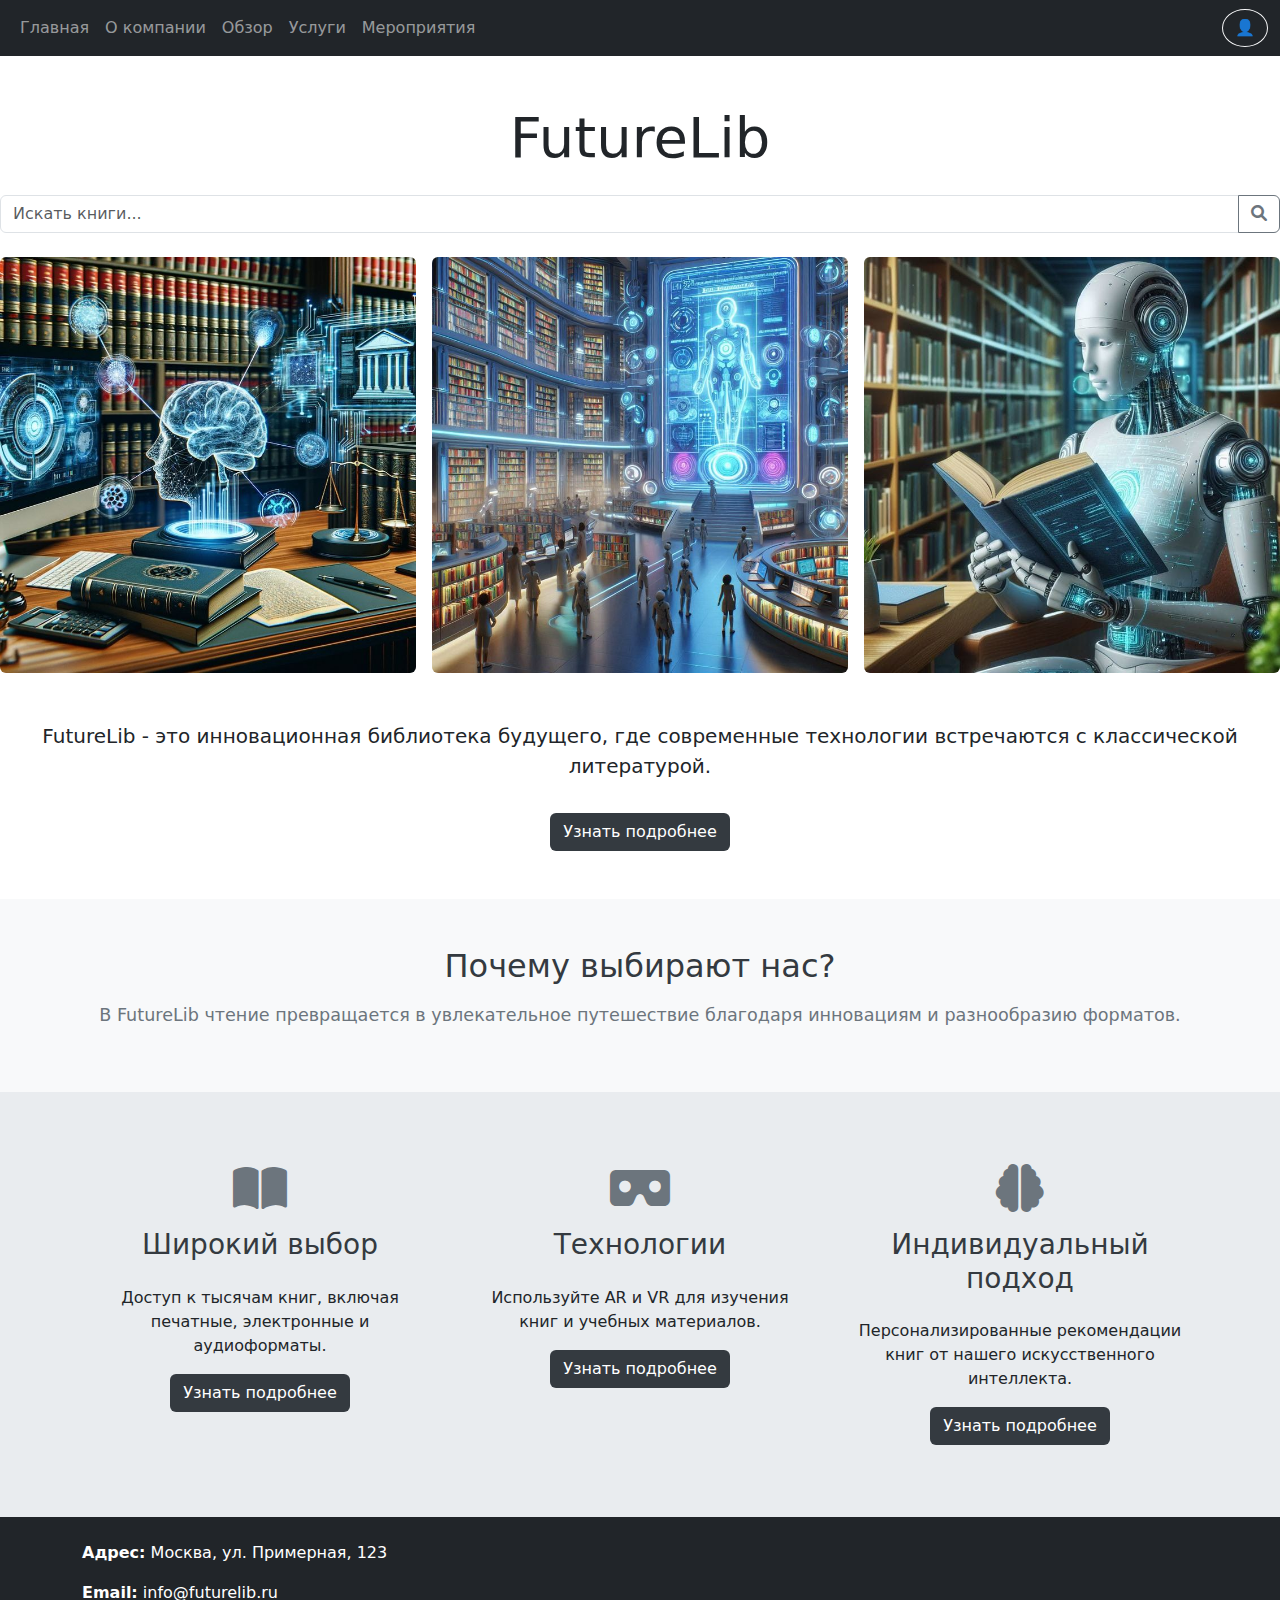
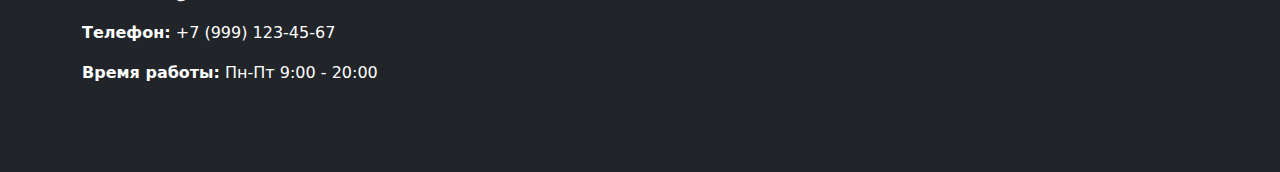
<file: index.html>
<!DOCTYPE html>
<html lang="en">
<head>
    <meta charset="UTF-8">
    <meta name="viewport" content="width=device-width, initial-scale=1.0">
    <title>FutureLib</title>
    <link rel="stylesheet" href="styles.css">
    <link href="https://cdn.jsdelivr.net/npm/bootstrap@5.3.0-alpha3/dist/css/bootstrap.min.css" rel="stylesheet">
    <link rel="stylesheet" href="https://cdnjs.cloudflare.com/ajax/libs/font-awesome/6.0.0-beta3/css/all.min.css">
    <script src="https://cdn.jsdelivr.net/npm/bootstrap@5.3.0-alpha3/dist/js/bootstrap.bundle.min.js"></script>
    <style>
        .info-section {
            background-color: #f8f9fa;
            padding: 3rem 1rem;
            text-align: center;
        }
        .info-section h2 {
            font-size: 2rem;
            margin-bottom: 1rem;
            color: #343a40;
        }
        .info-section p {
            font-size: 1.1rem;
            color: #6c757d;
        }
        .features-section {
            background-color: #e9ecef;
            padding: 3rem 1rem;
        }
        .features-section h3 {
            color: #343a40;
            margin-bottom: 1.5rem;
        }
        .feature {
            text-align: center;
            padding: 1.5rem;
        }
        .feature-icon {
            font-size: 3rem;
            color: #6c757d;
            margin-bottom: 1rem;
        }
        .btn-dark-gray {
            background-color: #343a40;
            color: white;
        }
        .btn-dark-gray:hover {
            background-color: #23272b;
            color: white;
        }
    </style>
</head>
<body>
    <!-- Navbar -->
    <nav class="navbar navbar-expand-lg navbar-dark bg-dark">
        <div class="container-fluid">
            <button class="navbar-toggler" type="button" data-bs-toggle="collapse" data-bs-target="#navbarNav" aria-controls="navbarNav" aria-expanded="false" aria-label="Toggle navigation">
                <span class="navbar-toggler-icon"></span>
            </button>
            <div class="collapse navbar-collapse" id="navbarNav">
                <ul class="navbar-nav">
                    <li class="nav-item"><a class="nav-link" href="index.html">Главная</a></li>
                    <li class="nav-item"><a class="nav-link" href="aboutus.html">О компании</a></li>
                    <li class="nav-item"><a class="nav-link" href="review.html">Обзор</a></li>
                    <li class="nav-item"><a class="nav-link" href="services.html">Услуги</a></li>
                    <li class="nav-item"><a class="nav-link" href="events.html">Мероприятия</a></li>
                </ul>
            </div>
            <a href="personal.html" class="btn btn-outline-light rounded-circle">👤</a>
        </div>
    </nav>

    <!-- Header Section -->
    <header class="text-center py-5">
        <h1 class="display-4 text-brown">FutureLib</h1>
        <div class="search-bar my-4">
            <div class="input-group">
                <input type="text" id="searchInput" class="form-control" placeholder="Искать книги..." aria-label="Search books">
                <button class="btn btn-outline-secondary" type="button" onclick="searchBooks()">
                    <i class="fas fa-search"></i>
                </button>
            </div>
        </div>
       
        <section class="mb-5">

            <div class="row g-3">
                <div class="col-6 col-md-4">
                    <img src="img\Advancing Litigation Strategies with AI.jpeg" class="img-fluid rounded" alt="Фото мероприятия 1">
                </div>
               
                <div class="col-6 col-md-4">
                    <img src="\img\Без названия (3).jpeg" class="img-fluid rounded" alt="Фото мероприятия 2">
                </div>
                <div class="col-6 col-md-4">
                    <img src="img\Без названия (6).jpeg" class="img-fluid rounded" alt="Фото мероприятия 3">
                    
                
            </div>
        </section>
    </main>
               
               
        </section>
    </main>
    
</main>
        <p class="lead">FutureLib - это инновационная библиотека будущего, где современные технологии встречаются с классической литературой.</p>
        <button class="btn btn-dark-gray mt-3" onclick="location.href='aboutus.html'">Узнать подробнее</button>
    </header>

    <!-- Info Section -->
    <section class="info-section">
        <h2>Почему выбирают нас?</h2>
        <p>В FutureLib чтение превращается в увлекательное путешествие благодаря инновациям и разнообразию форматов.</p>
    </section>

    <!-- Features Section -->
    <section class="features-section">
        <div class="container">
            <div class="row">
                <div class="col-md-4 feature">
                    <i class="fas fa-book-open feature-icon"></i>
                    <h3>Широкий выбор</h3>
                    <p>Доступ к тысячам книг, включая печатные, электронные и аудиоформаты.</p>
                    <button class="btn btn-dark-gray" onclick="location.href='services.html'">Узнать подробнее</button>
                </div>
                <div class="col-md-4 feature">
                    <i class="fas fa-vr-cardboard feature-icon"></i>
                    <h3>Технологии</h3>
                    <p>Используйте AR и VR для изучения книг и учебных материалов.</p>
                    <button class="btn btn-dark-gray" onclick="location.href='services.html'">Узнать подробнее</button>
                </div>
                <div class="col-md-4 feature">
                    <i class="fas fa-brain feature-icon"></i>
                    <h3>Индивидуальный подход</h3>
                    <p>Персонализированные рекомендации книг от нашего искусственного интеллекта.</p>
                    <button class="btn btn-dark-gray" onclick="location.href='services.html'">Узнать подробнее</button>
                </div>
            </div>
        </div>
    </section>

    <!-- Footer -->
    <footer class="py-4 bg-dark text-white">
        <div class="container d-flex flex-wrap justify-content-between">
            <div class="contact-details">
                <p><strong>Адрес:</strong> Москва, ул. Примерная, 123</p>
                <p><strong>Email:</strong> info@futurelib.ru</p>
                <p><strong>Телефон:</strong> +7 (999) 123-45-67</p>
                <p><strong>Время работы:</strong> Пн-Пт 9:00 - 20:00</p>
            </div>
            <div class="map-container">
                <iframe src="https://www.google.com/maps/embed?pb=!1m18!1m12!1m3!1d3151.8354345097315!2d144.95565131531592!3d-37.817323979751604!2m3!1f0!2f0!3f0!3m2!1i1024!2i768!4f13.1!3m3!1m2!1s0x6ad642af0f11fd81%3A0xf577aa204f0b38af!2sLibrary!5e0!3m2!1sen!2sau!4v1639997246415!5m2!1sen!2sau" width="300" height="200" allowfullscreen="" loading="lazy"></iframe>
            </div>
        </div>
    </footer>

    <script>
        function searchBooks() {
            const input = document.getElementById('searchInput').value.trim();
            alert("Книга не найдена. Проверьте правильность написания.");
        }
    </script>
</body>
</html>
</file>
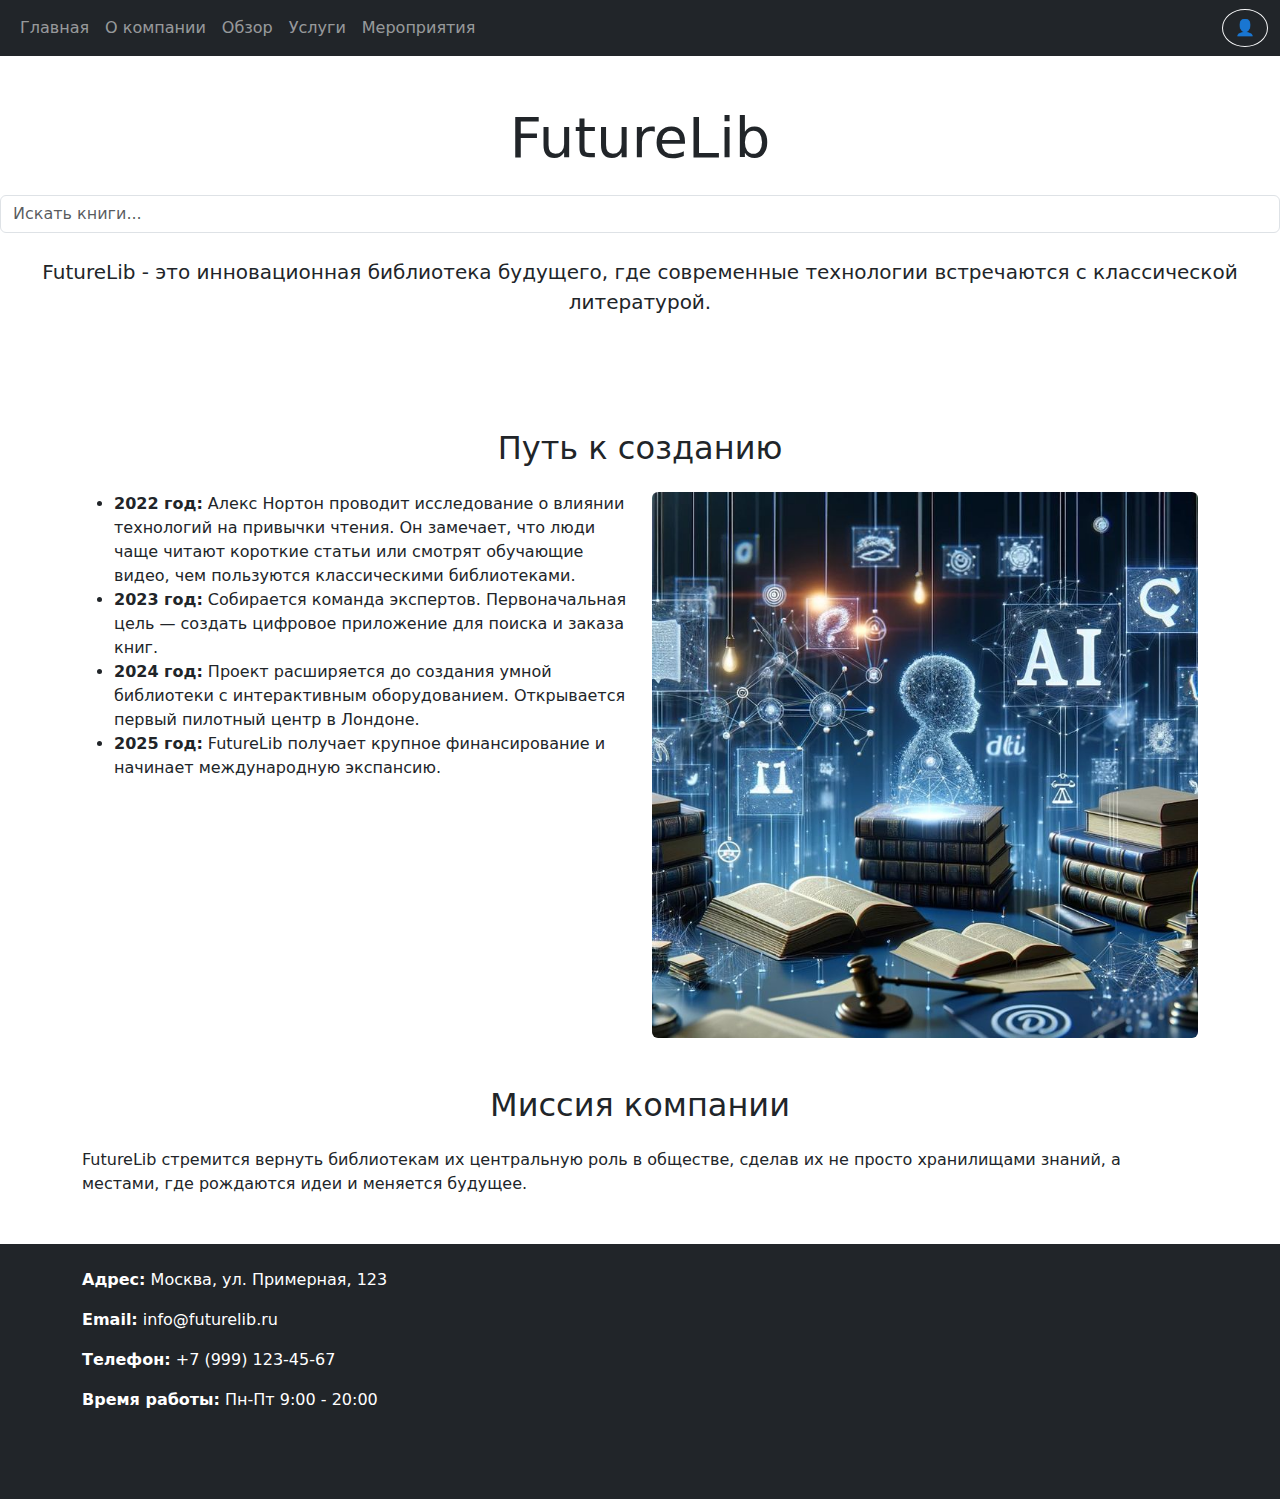
<file: aboutus.html>
<!DOCTYPE html>
<html lang="en">
<head>
    <meta charset="UTF-8">
    <meta name="viewport" content="width=device-width, initial-scale=1.0">
    <title>FutureLib</title>
    <link rel="stylesheet" href="styles.css">
    <link href="https://cdn.jsdelivr.net/npm/bootstrap@5.3.0-alpha3/dist/css/bootstrap.min.css" rel="stylesheet">
    <script src="https://cdn.jsdelivr.net/npm/bootstrap@5.3.0-alpha3/dist/js/bootstrap.bundle.min.js"></script>
</head>
<body>
    <!-- Navbar -->
    <nav class="navbar navbar-expand-lg navbar-dark bg-dark">
        <div class="container-fluid">
            <button class="navbar-toggler" type="button" data-bs-toggle="collapse" data-bs-target="#navbarNav" aria-controls="navbarNav" aria-expanded="false" aria-label="Toggle navigation">
                <span class="navbar-toggler-icon"></span>
            </button>
            <div class="collapse navbar-collapse" id="navbarNav">
                <ul class="navbar-nav">
                    <li class="nav-item"><a class="nav-link" href="index.html">Главная</a></li>
                    <li class="nav-item"><a class="nav-link" href="aboutus.html">О компании</a></li>
                    <li class="nav-item"><a class="nav-link" href="review.html">Обзор</a></li>
                    <li class="nav-item"><a class="nav-link" href="services.html">Услуги</a></li>
                    <li class="nav-item"><a class="nav-link" href="events.html">Мероприятия</a></li>
                    
                </ul>
            </div>
            <a href="personal.html" class="btn btn-outline-light rounded-circle">👤</a>
        </div>
    </nav>

    <!-- Header Section -->
    <header class="text-center py-5">
        <h1 class="display-4 text-brown">FutureLib</h1>
        <div class="search-bar my-4">
            <input type="text" class="form-control" placeholder="Искать книги...">
        </div>
        <p class="lead">FutureLib - это инновационная библиотека будущего, где современные технологии встречаются с классической литературой.</p>
    </header>

    <!-- About Us Section -->
    <main class="container">
        <section class="my-5">
            <h2 class="text-center mb-4">Путь к созданию</h2>
            <div class="row">
                <div class="col-md-6">
                    <ul class="timeline">
                        <li><strong>2022 год:</strong> Алекс Нортон проводит исследование о влиянии технологий на привычки чтения. Он замечает, что люди чаще читают короткие статьи или смотрят обучающие видео, чем пользуются классическими библиотеками.</li>
                        <li><strong>2023 год:</strong> Собирается команда экспертов. Первоначальная цель — создать цифровое приложение для поиска и заказа книг.</li>
                        <li><strong>2024 год:</strong> Проект расширяется до создания умной библиотеки с интерактивным оборудованием. Открывается первый пилотный центр в Лондоне.</li>
                        <li><strong>2025 год:</strong> FutureLib получает крупное финансирование и начинает международную экспансию.</li>
                    </ul>
                </div>
                <div class="col-md-6">
                    <img src="img\Predictive Analytics in Legal Decisions.jpeg" alt="Процесс создания FutureLib" class="img-fluid rounded">
                </div>
            </div>
        </section>
        <section class="my-5">
            <h2 class="text-center mb-4">Миссия компании</h2>
            <p>FutureLib стремится вернуть библиотекам их центральную роль в обществе, сделав их не просто хранилищами знаний, а местами, где рождаются идеи и меняется будущее.</p>
        </section>
    </main>

    <!-- Footer -->
    <footer class="py-4 bg-dark text-white">
        <div class="container d-flex flex-wrap justify-content-between">
            <div class="contact-details">
                <p><strong>Адрес:</strong> Москва, ул. Примерная, 123</p>
                <p><strong>Email:</strong> info@futurelib.ru</p>
                <p><strong>Телефон:</strong> +7 (999) 123-45-67</p>
                <p><strong>Время работы:</strong> Пн-Пт 9:00 - 20:00</p>
            </div>
            <div class="map-container">
                <iframe src="https://www.google.com/maps/embed?pb=!1m18!1m12!1m3!1d3151.8354345097315!2d144.95565131531592!3d-37.817323979751604!2m3!1f0!2f0!3f0!3m2!1i1024!2i768!4f13.1!3m3!1m2!1s0x6ad642af0f11fd81%3A0xf577aa204f0b38af!2sLibrary!5e0!3m2!1sen!2sau!4v1639997246415!5m2!1sen!2sau" width="300" height="200" style="border:0;" allowfullscreen="" loading="lazy"></iframe>
            </div>
        </div>
    </footer>
</body>
</html>
</file>
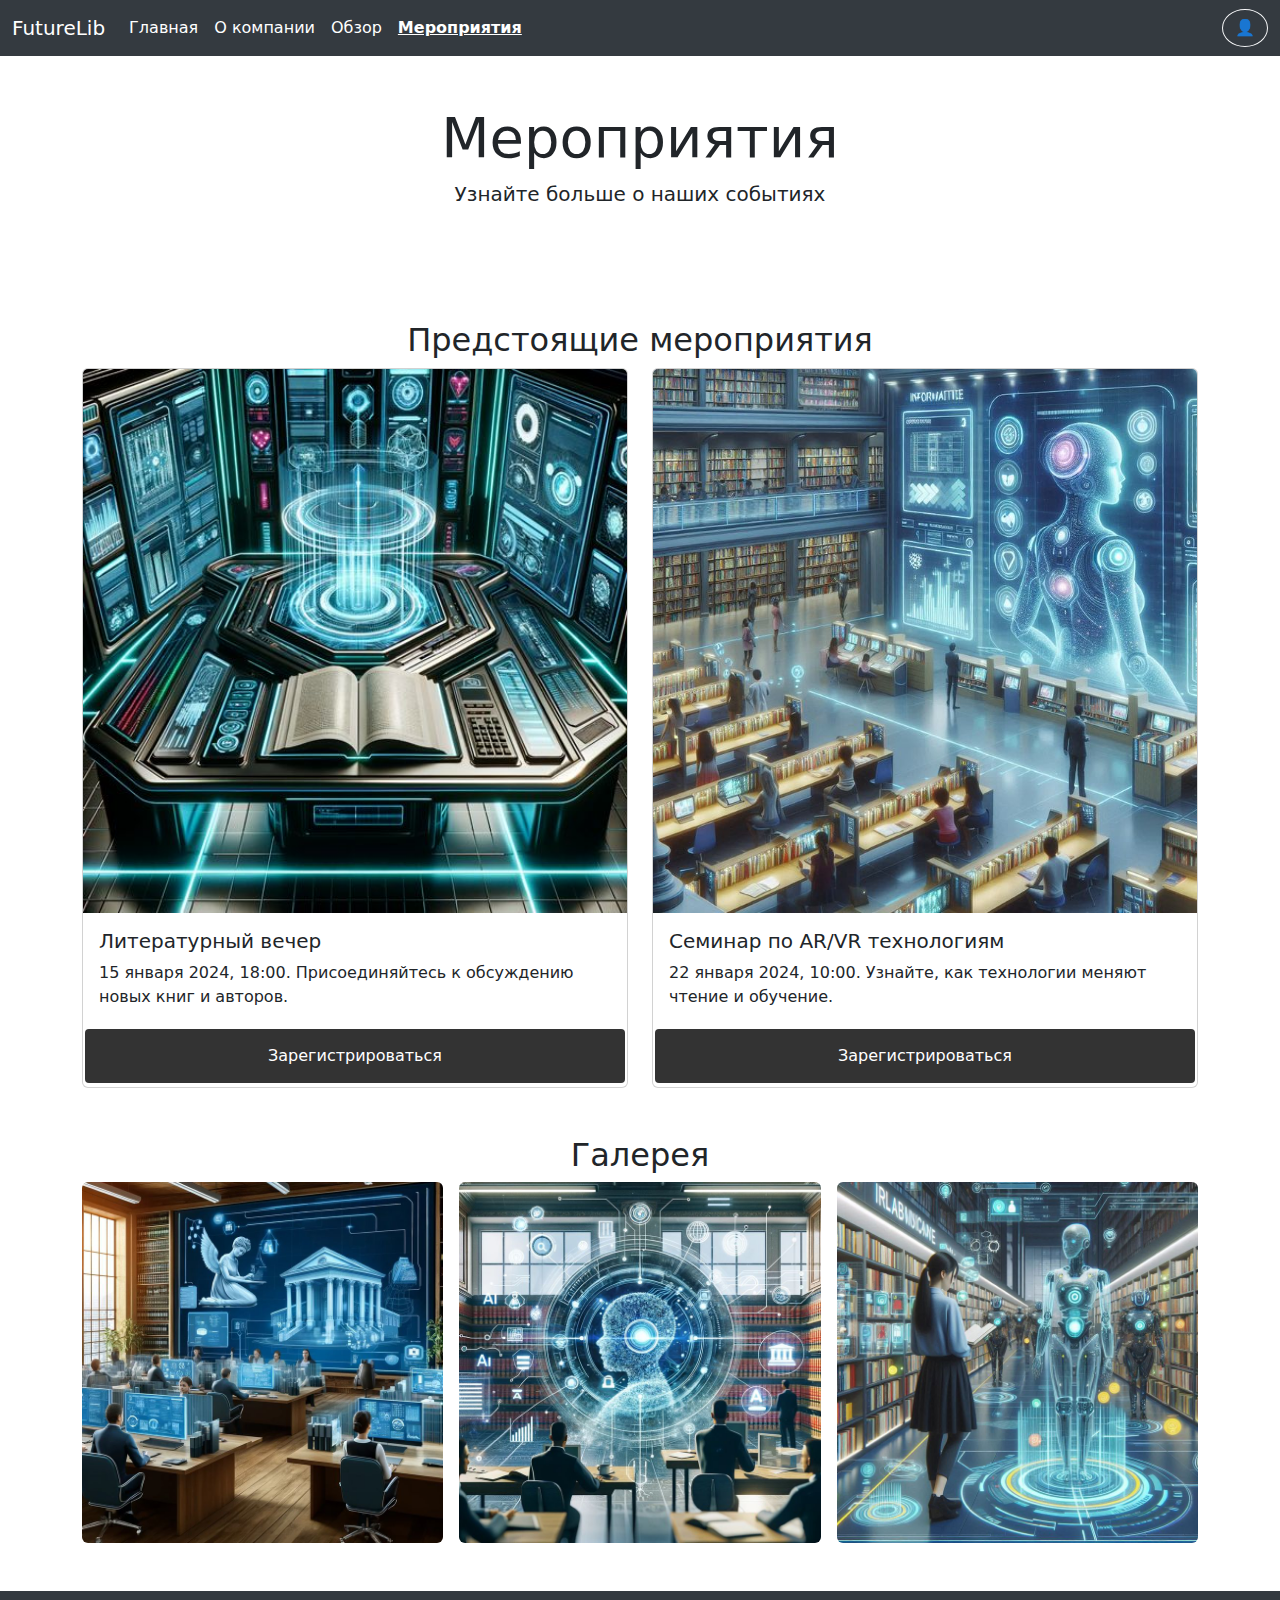
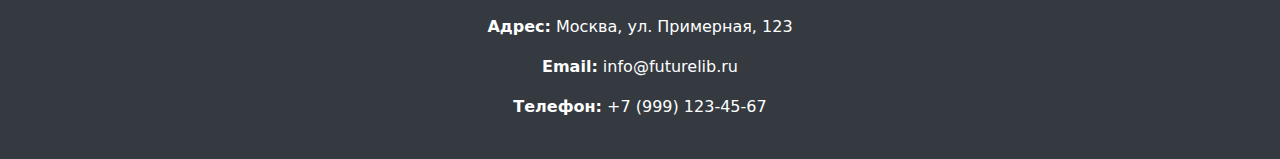
<file: events.html>
<!DOCTYPE html>
<html lang="ru">
<head>
    <meta charset="UTF-8">
    <meta name="viewport" content="width=device-width, initial-scale=1.0">
    <title>Мероприятия | FutureLib</title>
    <link rel="stylesheet" href="styles.css">
    <link href="https://cdn.jsdelivr.net/npm/bootstrap@5.3.0-alpha3/dist/css/bootstrap.min.css" rel="stylesheet">
    <script src="https://cdn.jsdelivr.net/npm/bootstrap@5.3.0-alpha3/dist/js/bootstrap.bundle.min.js"></script>
    <style>
        body {
            background-color: #ffffff;
        }
        .navbar {
            background-color: #343a40;
        }
        .navbar-dark .navbar-nav .nav-link {
            color: #ffffff;
        }
        .navbar-dark .navbar-nav .nav-link.active {
            font-weight: bold;
            text-decoration: underline;
        }
        footer {
            background-color: #343a40;
            color: #ffffff;
        }
    </style>
</head>
<body>
    <!-- Navbar -->
    <nav class="navbar navbar-expand-lg navbar-dark">
        <div class="container-fluid">
            <a class="navbar-brand" href="index.html">FutureLib</a>
            <button class="navbar-toggler" type="button" data-bs-toggle="collapse" data-bs-target="#navbarNav" aria-controls="navbarNav" aria-expanded="false" aria-label="Toggle navigation">
                <span class="navbar-toggler-icon"></span>
            </button>
            <div class="collapse navbar-collapse" id="navbarNav">
                <ul class="navbar-nav">
                    <li class="nav-item"><a class="nav-link" href="index.html">Главная</a></li>
                    <li class="nav-item"><a class="nav-link" href="aboutus.html">О компании</a></li>
                    <li class="nav-item"><a class="nav-link" href="review.html">Обзор</a></li>
                    <li class="nav-item"><a class="nav-link active" href="events.html">Мероприятия</a></li>
                </ul>
            </div>
            <a href="personal.html" class="btn btn-outline-light rounded-circle">👤</a>
        </div>
    </nav>

    <!-- Header -->
    <header class="text-center py-5">
        <h1 class="display-4">Мероприятия</h1>
        <p class="lead">Узнайте больше о наших событиях</p>
    </header>

    <!-- Main Content -->
    <main class="container my-5">
        <section class="mb-5">
            <h2 class="text-center">Предстоящие мероприятия</h2>
            <div class="row row-cols-1 row-cols-md-2 g-4">
                <div class="col">
                    <div class="card h-100">
                        <img src="img\Codex Craftsman.jpeg" class="card-img-top" alt="Литературный вечер">
                        <div class="card-body">
                            <h5 class="card-title">Литературный вечер</h5>
                            <p class="card-text">15 января 2024, 18:00. Присоединяйтесь к обсуждению новых книг и авторов.</p>
                        </div>
                        <a href="personal.html" class="dark-button">Зарегистрироваться</a>
                    </div>
                </div>
                <div class="col">
                    <div class="card h-100">
                        <img src="img\library.html.jpeg" class="card-img-top" alt="Семинар по AR/VR">
                        <div class="card-body">
                            <h5 class="card-title">Семинар по AR/VR технологиям</h5>
                            <p class="card-text">22 января 2024, 10:00. Узнайте, как технологии меняют чтение и обучение.</p>
                        </div>
                         
                            <a href="personal.html" class="dark-button">Зарегистрироваться</a>  
                          
                    </div>
                </div>
            </div>
        </section>

        <section class="mb-5">
            <h2 class="text-center">Галерея</h2>
            <div class="row g-3">
                <div class="col-6 col-md-4">
                    <img src="img\Proactive Compliance_ AI in Regulation Tracking.jpeg" class="img-fluid rounded" alt="Фото мероприятия 1">
                </div>
               
                <div class="col-6 col-md-4">
                    <img src="img\Navigating Ethical AI Use in Legal Practices.jpeg" class="img-fluid rounded" alt="Фото мероприятия 2">
                </div>
                <div class="col-6 col-md-4">
                    <img src="img\Без названия (5).jpeg" class="img-fluid rounded" alt="Фото мероприятия 3">
                </div>
            </div>
        </section>
    </main>
             
            
           
        </section>
    </main>

    <!-- Footer -->
    <footer class="py-4">
        <div class="container text-center">
            <p><strong>Адрес:</strong> Москва, ул. Примерная, 123</p>
            <p><strong>Email:</strong> info@futurelib.ru</p>
            <p><strong>Телефон:</strong> +7 (999) 123-45-67</p>
        </div>
    </footer>
</body>
</html>
</file>
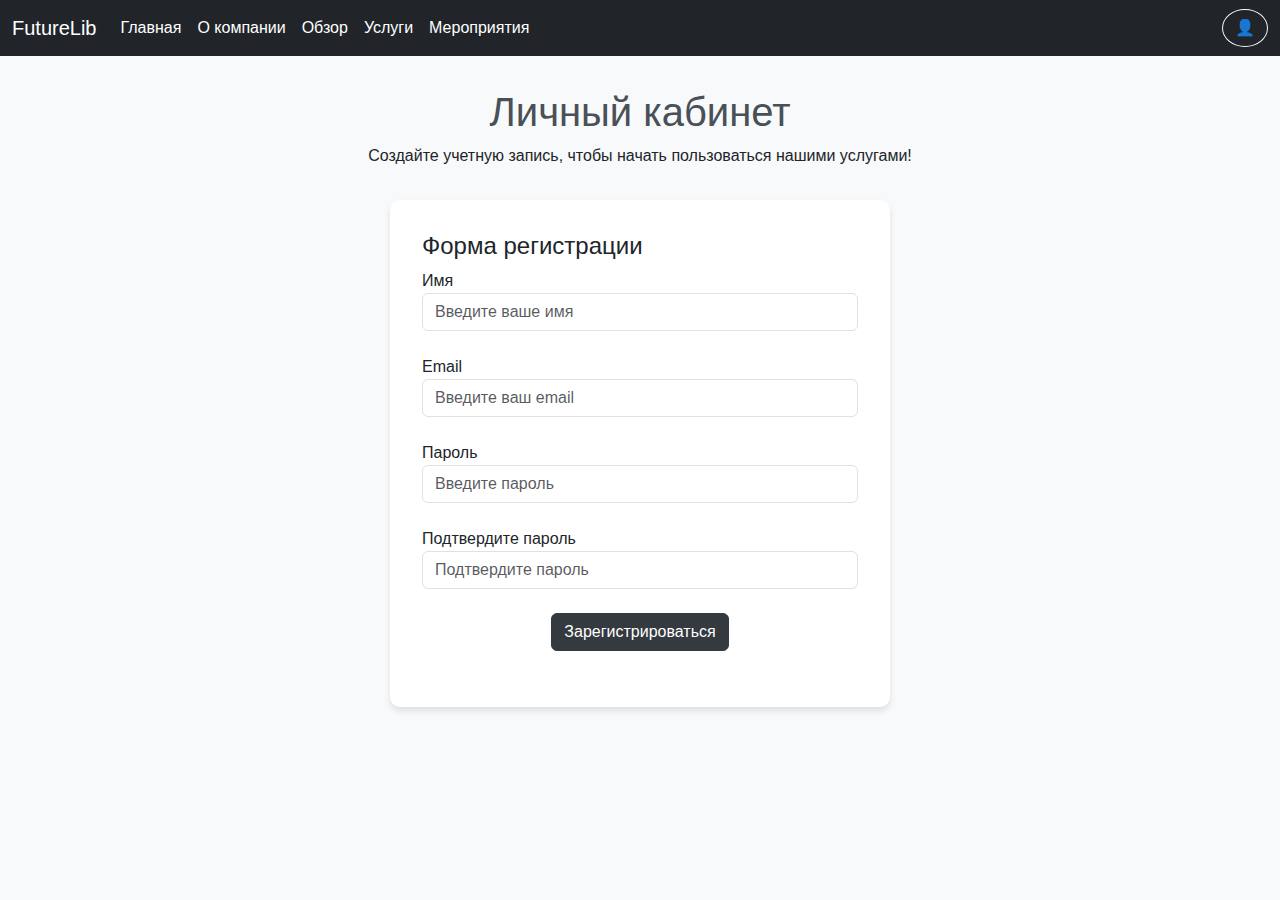
<file: personal.html>
<!DOCTYPE html>
<html lang="ru">
<head>
    <meta charset="UTF-8">
    <meta name="viewport" content="width=device-width, initial-scale=1.0">
    <title>Регистрация</title>
    <link href="https://cdn.jsdelivr.net/npm/bootstrap@5.3.0-alpha1/dist/css/bootstrap.min.css" rel="stylesheet">
    <style>
        body {
            background-color: #f8f9fa;
            font-family: Arial, sans-serif;
        }
        .navbar {
            background-color: #343a40;
        }
        .navbar-nav .nav-link {
            color: white;
        }
        .navbar-nav .nav-link:hover {
            color: #adb5bd;
        }
        .header {
            text-align: center;
            margin: 2rem 0;
        }
        .header h1 {
            font-size: 2.5rem;
            color: #495057;
        }
        .registration-section {
            margin: 2rem auto;
            padding: 2rem;
            background: white;
            border-radius: 10px;
            box-shadow: 0px 4px 6px rgba(0, 0, 0, 0.1);
            max-width: 500px;
        }
        .btn-dark-custom {
            background-color: #343a40;
            border-color: #343a40;
            color: white;
        }
        .btn-dark-custom:hover {
            background-color: #495057;
            border-color: #495057;
        }
        .form-group {
            margin-bottom: 1.5rem;
        }
    </style>
</head>
<body>

    <!-- Navbar -->
    <nav class="navbar navbar-expand-lg navbar-dark bg-dark">
        <div class="container-fluid">
            <a class="navbar-brand" href="index.html">FutureLib</a>
            
            </button>
            <div class="collapse navbar-collapse" id="navbarNav">
                <ul class="navbar-nav">
                    <li class="nav-item"><a class="nav-link" href="index.html">Главная</a></li>
                    <li class="nav-item"><a class="nav-link" href="aboutus.html">О компании</a></li>
                    <li class="nav-item"><a class="nav-link" href="review.html">Обзор</a></li>
                    <li class="nav-item"><a class="nav-link" href="services.html">Услуги</a></li>
                    <li class="nav-item"><a class="nav-link" href="events.html">Мероприятия</a></li>
                </ul>
            </div>
            <a href="personal.html" class="btn btn-outline-light rounded-circle">👤</a>
        </div>
    </nav>

    <!-- Header -->
    <div class="header">
        <h1>Личный кабинет</h1>
        <p>Создайте учетную запись, чтобы начать пользоваться нашими услугами!</p>
    </div>

    <!-- Registration Form -->
    <div class="container registration-section">
        <h4>Форма регистрации</h4>
        <form>
            <div class="form-group">
                <label for="register-name">Имя</label>
                <input type="text" class="form-control" id="register-name" placeholder="Введите ваше имя" required>
            </div>
            <div class="form-group">
                <label for="register-email">Email</label>
                <input type="email" class="form-control" id="register-email" placeholder="Введите ваш email" required>
            </div>
            <div class="form-group">
                <label for="register-password">Пароль</label>
                <input type="password" class="form-control" id="register-password" placeholder="Введите пароль" required>
            </div>
            <div class="form-group">
                <label for="confirm-password">Подтвердите пароль</label>
                <input type="password" class="form-control" id="confirm-password" placeholder="Подтвердите пароль" required>
            </div>
            <div class="form-group text-center">
                <button type="submit" class="btn btn-dark-custom">Зарегистрироваться</button>
            </div>
        </form>
    </div>

    <script src="https://cdn.jsdelivr.net/npm/bootstrap@5.3.0-alpha1/dist/js/bootstrap.bundle.min.js"></script>
</body>
</html>
</file>
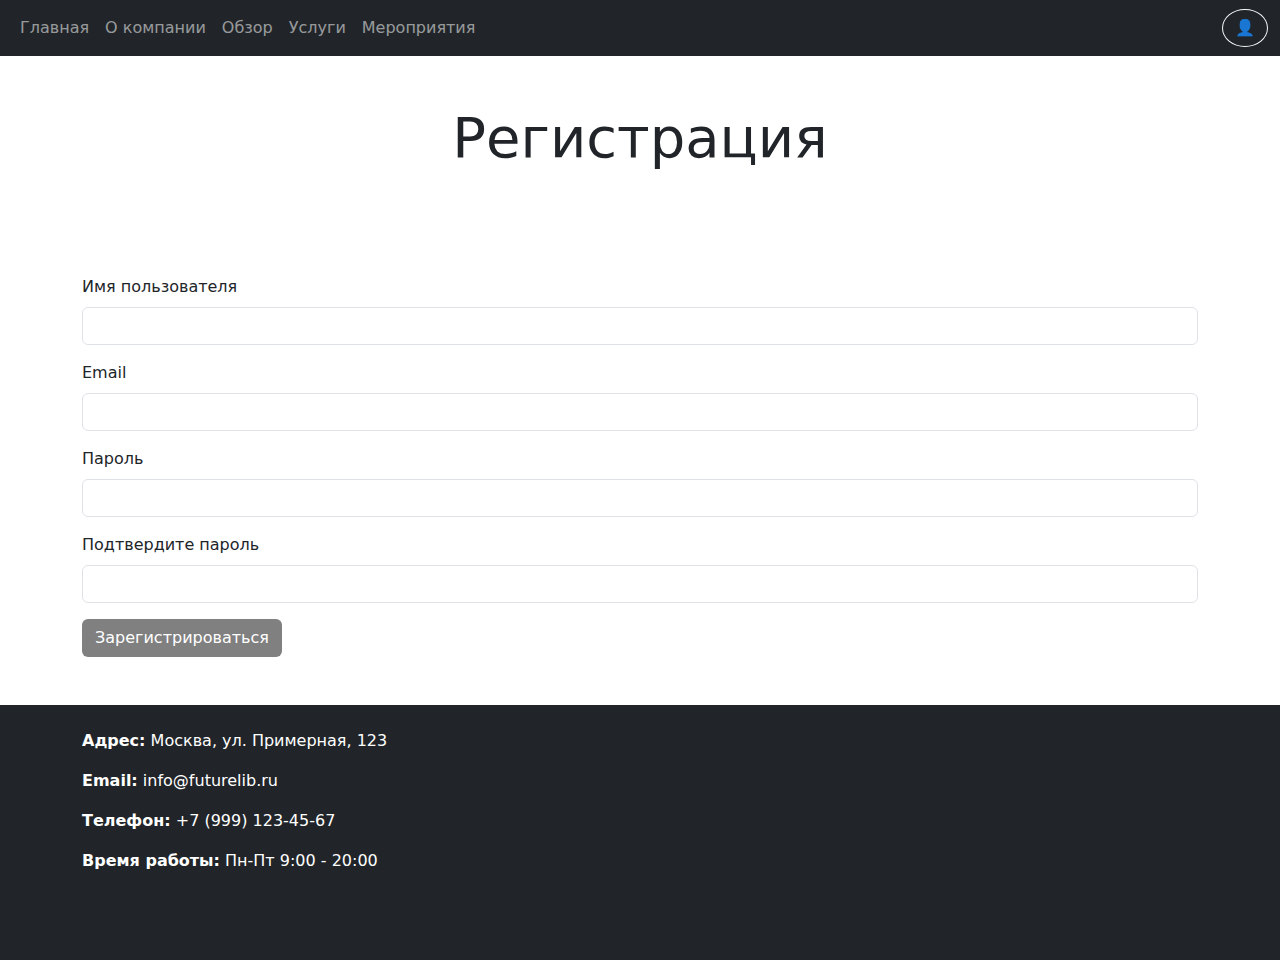
<file: register.html>
<!DOCTYPE html>
<html lang="ru">
<head>
    <meta charset="UTF-8">
    <meta name="viewport" content="width=device-width, initial-scale=1.0">
    <title>Регистрация | FutureLib</title>
    <link rel="stylesheet" href="styles.css">
    <link href="https://cdn.jsdelivr.net/npm/bootstrap@5.3.0-alpha3/dist/css/bootstrap.min.css" rel="stylesheet">
    <script src="https://cdn.jsdelivr.net/npm/bootstrap@5.3.0-alpha3/dist/js/bootstrap.bundle.min.js"></script>
    <style>
        /* Дополнительные стили для серой кнопки */
        .btn-gray {
            background-color: gray;
            color: white;
        }
    </style>
</head>
<body>
    <!-- Navbar -->
    <nav class="navbar navbar-expand-lg navbar-dark bg-dark">
        <div class="container-fluid">
            <button class="navbar-toggler" type="button" data-bs-toggle="collapse" data-bs-target="#navbarNav" aria-controls="navbarNav" aria-expanded="false" aria-label="Toggle navigation">
                <span class="navbar-toggler-icon"></span>
            </button>
            <div class="collapse navbar-collapse" id="navbarNav">
                <ul class="navbar-nav">
                    <li class="nav-item"><a class="nav-link" href="index.html">Главная</a></li>
                    <li class="nav-item"><a class="nav-link" href="aboutus.html">О компании</a></li>
                    <li class="nav-item"><a class="nav-link" href="review.html">Обзор</a></li>
                    <li class="nav-item"><a class="nav-link" href="services.html">Услуги</a></li>
                    <li class="nav-item"><a class="nav-link" href="events.html">Мероприятия</a></li>
                   
                </ul>
            </div>
            <a href="personal.html" class="btn btn-outline-light rounded-circle">👤</a>
        </div>
    </nav>

    <!-- Header Section -->
    <header class="text-center py-5">
        <h1 class="display-4 text-brown">Регистрация</h1>
    </header>

    <!-- Registration Form -->
    <main class="container">
        <section class="my-5">
            <form id="registrationForm">
                <div class="mb-3">
                    <label for="username" class="form-label">Имя пользователя</label>
                    <input type="text" class="form-control" id="username" required>
                </div>
                <div class="mb-3">
                    <label for="email" class="form-label">Email</label>
                    <input type="email" class="form-control" id="email" required>
                </div>
                <div class="mb-3">
                    <label for="password" class="form-label">Пароль</label>
                    <input type="password" class="form-control" id="password" required>
                </div>
                <div class="mb-3">
                    <label for="confirmPassword" class="form-label">Подтвердите пароль</label>
                    <input type="password" class="form-control" id="confirmPassword" required>
                </div>
                <button type="submit" class="btn btn-gray">Зарегистрироваться</button>
            </form>
        </section>
    </main>

    <!-- Footer -->
    <footer class="py-4 bg-dark text-white">
        <div class="container d-flex flex-wrap justify-content-between">
            <div class="contact-details">
                <p><strong>Адрес:</strong> Москва, ул. Примерная, 123</p>
                <p><strong>Email:</strong> info@futurelib.ru</p>
                <p><strong>Телефон:</strong> +7 (999) 123-45-67</p>
                <p><strong>Время работы:</strong> Пн-Пт 9:00 - 20:00</p>
            </div>
            <div class="map-container">
                <iframe src="https://www.google.com/maps/embed?pb=!1m18!1m12!1m3!1d3151.8354345097315!2d144.95565131531592!3d-37.817323979751604!2m3!1f0!2f0!3f0!3m2!1i1024!2i768!4f13.1!3m3!1m2!1s0x6ad642af0f11fd81%3A0xf577aa204f0b38af!2sLibrary!5e0!3m2!1sen!2sau!4v1639997246415!5m2!1sen!2sau" width="300" height="200" style="border:0;" allowfullscreen="" loading="lazy"></iframe>
            </div>
        </div>
    </footer>
</body>
</html>
</file>
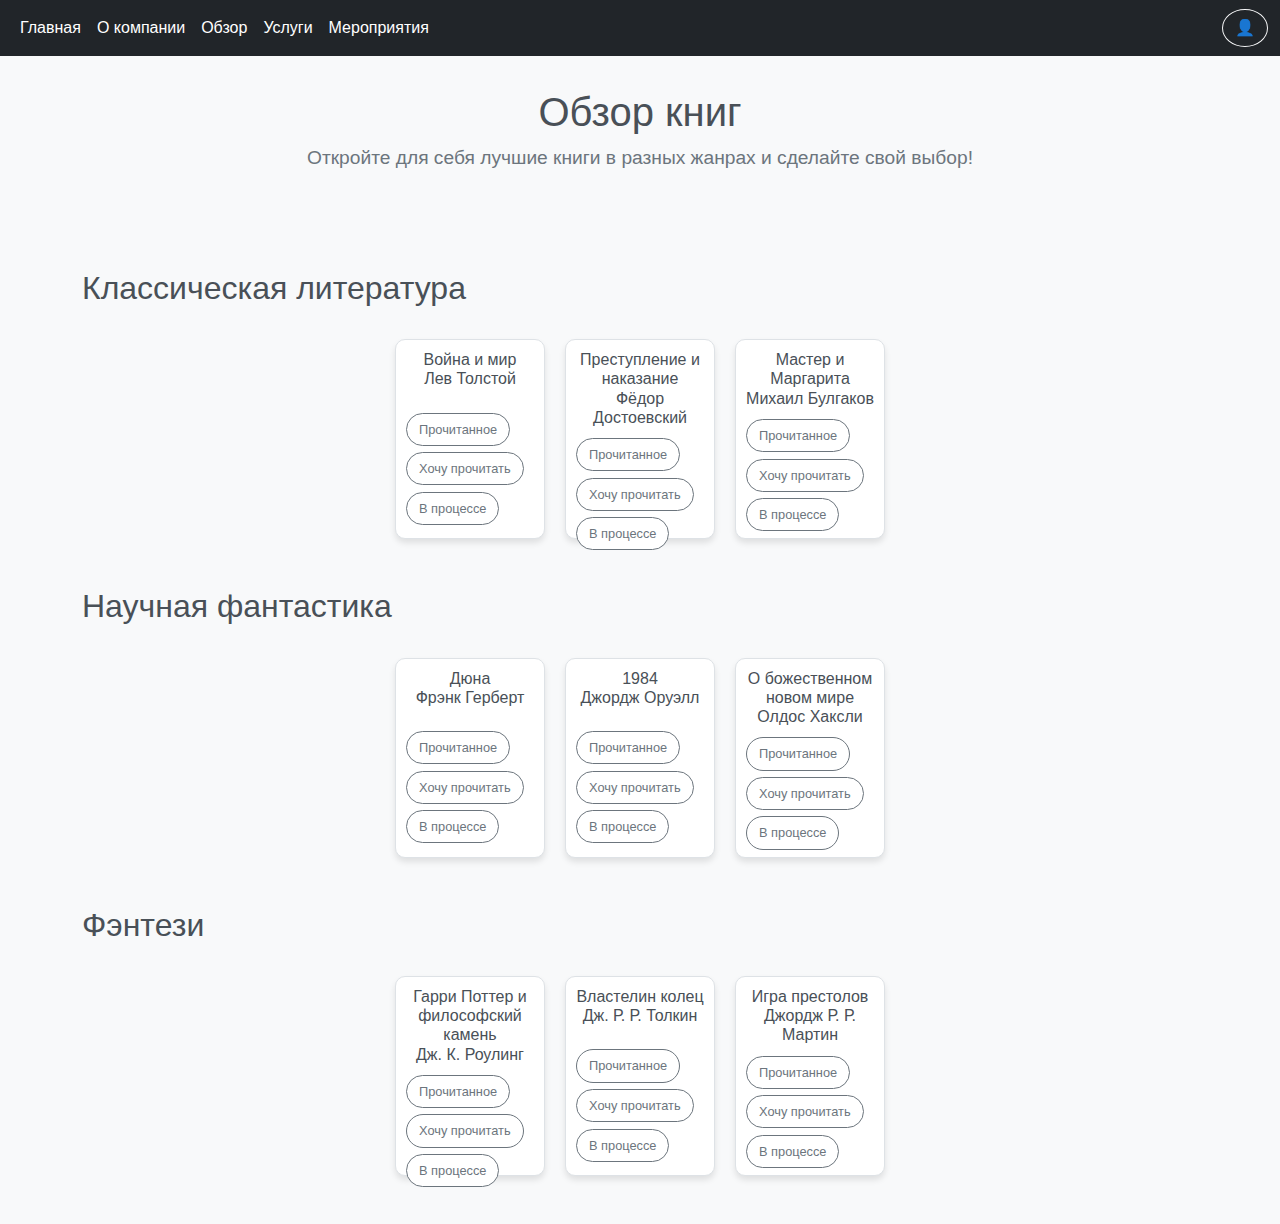
<file: review.html>
<!DOCTYPE html>
<html lang="ru">
<head>
    <meta charset="UTF-8">
    <meta name="viewport" content="width=device-width, initial-scale=1.0">
    <title>Обзор книг</title>
    <link href="https://cdn.jsdelivr.net/npm/bootstrap@5.3.0-alpha1/dist/css/bootstrap.min.css" rel="stylesheet">
    <style>
        body {
            background-color: #f8f9fa;
            font-family: Arial, sans-serif;
        }
        .navbar {
            background-color: #343a40;
        }
        .navbar-nav .nav-link {
            color: white;
        }
        .navbar-nav .nav-link:hover {
            color: #adb5bd;
        }
        .genre-section {
            margin: 3rem 0;
        }
        .genre-title {
            font-size: 2rem;
            margin-bottom: 2rem;
            color: #495057;
        }
        .book-container {
            display: flex;
            justify-content: center;
            flex-wrap: wrap;
            gap: 20px;
        }
        .book-card {
            width: 150px;
            height: 200px;
            background: #ffffff;
            border: 1px solid #dee2e6;
            box-shadow: 0px 4px 6px rgba(0, 0, 0, 0.1);
            border-radius: 10px;
            display: flex;
            flex-direction: column;
            align-items: center;
            justify-content: space-between;
            padding: 10px;
            position: relative;
        }
        .book-card h5 {
            font-size: 1rem;
            color: #495057;
            text-align: center;
        }
        .book-card .btn {
            font-size: 0.8rem;
            margin: 0.2rem 0;
            border-radius: 25px;
            border: 1px solid #6c757d;
            background-color: #ffffff;
            color: #6c757d;
        }
        .book-card .btn:hover {
            background-color: #e9ecef;
            color: #495057;
        }
        .header {
            text-align: center;
            padding: 2rem 0;
        }
        .header h1 {
            font-size: 2.5rem;
            color: #495057;
        }
        .header p {
            font-size: 1.2rem;
            color: #6c757d;
        }
    </style>
</head>
<body>
    <!-- Панель навигации -->
    <nav class="navbar navbar-expand-lg navbar-dark bg-dark">
        <div class="container-fluid">
            <button class="navbar-toggler" type="button" data-bs-toggle="collapse" data-bs-target="#navbarNav" aria-controls="navbarNav" aria-expanded="false" aria-label="Переключить навигацию">
                <span class="navbar-toggler-icon"></span>
            </button>
            <div class="collapse navbar-collapse" id="navbarNav">
                <ul class="navbar-nav">
                    <li class="nav-item"><a class="nav-link" href="index.html">Главная</a></li>
                    <li class="nav-item"><a class="nav-link" href="aboutus.html">О компании</a></li>
                    <li class="nav-item"><a class="nav-link" href="review.html">Обзор</a></li>
                    <li class="nav-item"><a class="nav-link" href="services.html">Услуги</a></li>
                    <li class="nav-item"><a class="nav-link" href="events.html">Мероприятия</a></li>
                </ul>
            </div>
            <a href="personal.html" class="btn btn-outline-light rounded-circle">👤</a>
        </div>
    </nav>

    <!-- Header -->
    <div class="header">
        <h1>Обзор книг</h1>
        <p>Откройте для себя лучшие книги в разных жанрах и сделайте свой выбор!</p>
    </div>

    <!-- Жанры книг -->
    <div class="container">
        <!-- Классическая литература -->
        <div class="genre-section">
            <h2 class="genre-title">Классическая литература</h2>
            <div class="book-container">
                <div class="book-card">
                    <h5>Война и мир<br>Лев Толстой</h5>
                    <div>
                        <a href="personal.html" class="btn">Прочитанное</a>
                        <a href="personal.html" class="btn">Хочу прочитать</a>
                        <a href="personal.html" class="btn">В процессе</a>
                    </div>
                </div>
                <div class="book-card">
                    <h5>Преступление и наказание<br>Фёдор Достоевский</h5>
                    <div>
                        <a href="personal.html" class="btn">Прочитанное</a>
                        <a href="personal.html" class="btn">Хочу прочитать</a>
                        <a href="personal.html" class="btn">В процессе</a>
                    </div>
                </div>
                <div class="book-card">
                    <h5>Мастер и Маргарита<br>Михаил Булгаков</h5>
                    <div>
                        <a href="personal.html" class="btn">Прочитанное</a>
                        <a href="personal.html" class="btn">Хочу прочитать</a>
                        <a href="personal.html" class="btn">В процессе</a>
                    </div>
                </div>
            </div>
        </div>

        <!-- Научная фантастика -->
        <div class="genre-section">
            <h2 class="genre-title">Научная фантастика</h2>
            <div class="book-container">
                <div class="book-card">
                    <h5>Дюна<br>Фрэнк Герберт</h5>
                    <div>
                        <a href="personal.html" class="btn">Прочитанное</a>
                        <a href="personal.html" class="btn">Хочу прочитать</a>
                        <a href="personal.html" class="btn">В процессе</a>
                    </div>
                </div>
                <div class="book-card">
                    <h5>1984<br>Джордж Оруэлл</h5>
                    <div>
                        <a href="personal.html" class="btn">Прочитанное</a>
                        <a href="personal.html" class="btn">Хочу прочитать</a>
                        <a href="personal.html" class="btn">В процессе</a>
                    </div>
                </div>
                <div class="book-card">
                    <h5>О божественном новом мире<br>Олдос Хаксли</h5>
                    <div>
                        <a href="personal.html" class="btn">Прочитанное</a>
                        <a href="personal.html" class="btn">Хочу прочитать</a>
                        <a href="personal.html" class="btn">В процессе</a>
                    </div>
                </div>
            </div>
        </div>

        <!-- Фэнтези -->
        <div class="genre-section">
            <h2 class="genre-title">Фэнтези</h2>
            <div class="book-container">
                <div class="book-card">
                    <h5>Гарри Поттер и философский камень<br>Дж. К. Роулинг</h5>
                    <div>
                        <a href="personal.html" class="btn">Прочитанное</a>
                        <a href="personal.html" class="btn">Хочу прочитать</a>
                        <a href="personal.html" class="btn">В процессе</a>
                    </div>
                </div>
                <div class="book-card">
                    <h5>Властелин колец<br>Дж. Р. Р. Толкин</h5>
                    <div>
                        <a href="personal.html" class="btn">Прочитанное</a>
                        <a href="personal.html" class="btn">Хочу прочитать</a>
                        <a href="personal.html" class="btn">В процессе</a>
                    </div>
                </div>
                <div class="book-card">
                    <h5>Игра престолов<br>Джордж Р. Р. Мартин</h5>
                    <div>
                        <a href="personal.html" class="btn">Прочитанное</a>
                        <a href="personal.html" class="btn">Хочу прочитать</a>
                        <a href="personal.html" class="btn">В процессе</a>
                    </div>
                </div>
            </div>
        </div>
    </div>

    <script src="https://cdn.jsdelivr.net/npm/bootstrap@5.3.0-alpha1/dist/js/bootstrap.bundle.min.js"></script>
</body>
</file>
<file: styles.css>
.center-container {  
    display: flex;  
    justify-content: center;  
    align-items: center;  
    height: 100vh; /* Чтобы центрировать вертикально */  
  }  
  
  .dark-button {  
    background-color: #333;  
    border: none;  
    color: white;  
    padding: 15px 32px;  
    text-align: center;  
    text-decoration: none;  
    display: inline-block;  
    font-size: 16px;  
    margin: 4px 2px;  
    cursor: pointer;  
    border-radius: 4px;  
  }  
  
  .dark-button:hover {  
    background-color: #555;  
  }
</file>
